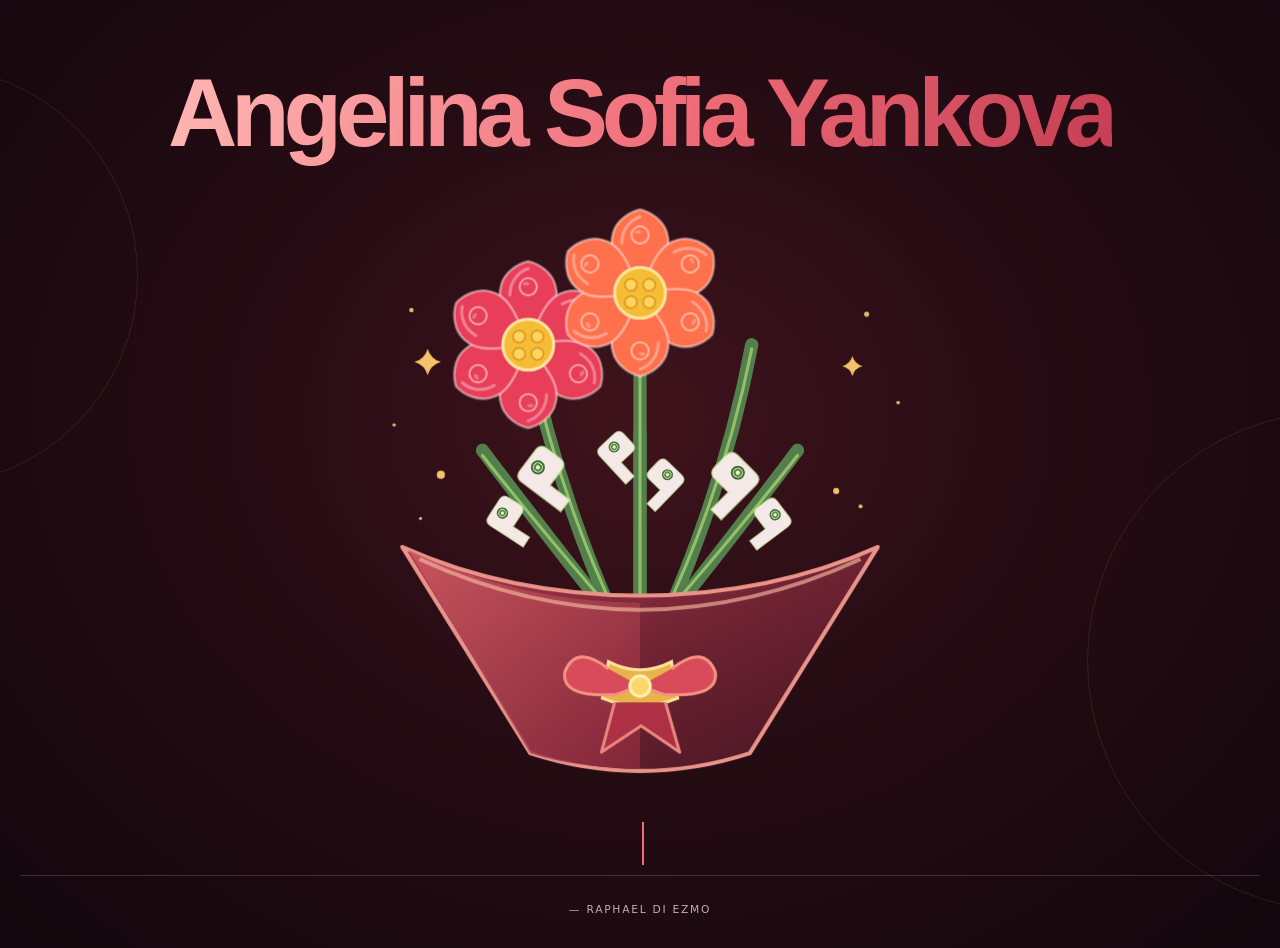
<file: index.html>
<!doctype html>
<html lang="en">
<head>
  <meta charset="utf-8">
  <meta name="viewport" content="width=device-width, initial-scale=1">
  <meta name="theme-color" content="#260c14">
  <meta name="description" content="Angelina Sofia Yankova, I love you.">
  <title>Angelina Sofia Yankova, I love you</title>
  <style>
    :root {
      color-scheme: dark;
      --ink: #f5e9e7;
      --rose: #c64b5c;
      --gold: #d1a363;
      --ease: cubic-bezier(.2,.75,.25,1);
    }
    *, *::before, *::after { box-sizing: border-box; }
    html { min-height: 100%; background: #12070c; }
    body {
      min-height: 100svh; margin: 0; overflow-x: hidden; color: var(--ink);
      font-family: 'Arial Narrow', 'Roboto Condensed', 'Helvetica Neue', Arial, sans-serif;
      background: radial-gradient(ellipse at 50% 44%, #40131c 0%, #260c14 43%, #12070c 100%);
    }
    .page {
      position: relative; isolation: isolate; min-height: 100svh;
      display: grid; grid-template-rows: 1fr auto; justify-items: center;
      padding: clamp(28px, 6vh, 64px) 20px 24px;
    }
    .page::before, .page::after {
      position: absolute; z-index: -1; width: min(35vw, 420px); aspect-ratio: 1;
      border: 1px solid rgba(209,163,99,.13); border-radius: 50%; content: '';
      pointer-events: none;
    }
    .page::before { top: 7%; left: -22%; }
    .page::after { right: -24%; bottom: 4%; width: min(42vw, 500px); }
    main {
      width: min(100%, 1050px); min-height: 0; align-self: center; display: flex;
      flex-direction: column; align-items: center; text-align: center;
    }
    h1 {
      margin: 0; max-width: 100%; font-size: clamp(2.25rem, 8.6vw, 6rem);
      font-family: 'Helvetica Neue', Arial, sans-serif; font-weight: 800;
      letter-spacing: -.065em; line-height: 1.04;
      text-wrap: balance; opacity: 0; transform: translateY(22px);
      animation: type-in .9s .18s var(--ease) forwards;
    }
    h1 span, .note {
      color: #f3a1a6;
      background: linear-gradient(105deg, #ffb7b4 0%, #ee6a76 22%, #b52d46 46%, #4b081b 69%, #c83c51 86%, #ffb7b4 100%);
      background-size: 260% 100%;
      background-clip: text; -webkit-background-clip: text;
      -webkit-text-fill-color: transparent;
      animation: wine-glow 7s ease-in-out infinite alternate;
    }
    h1 span { font-style: normal; }
    .bouquet {
      display: block; width: min(100%, 760px); height: auto; max-height: 68svh; overflow: visible;
      margin: clamp(4px, 1.5vh, 18px) auto clamp(2px, 1vh, 12px);
      opacity: 1; transform: none;
    }
    .flower-sway { transform-box: fill-box; transform-origin: center bottom; animation: flower-sway 5.8s ease-in-out infinite; }
    .flower-bloom { opacity: 0; transform-box: fill-box; transform-origin: center; }
    .flower-bloom.is-open { animation: bloom-open .62s var(--ease) both; }
    .sparkle { transform-box: fill-box; transform-origin: center; animation: shimmer 3.2s ease-in-out infinite; }
    .sparkle:nth-of-type(2n) { animation-delay: -1.5s; }
    .note {
      margin: 0; color: #f0d8d5; font-family: 'Helvetica Neue', Arial, sans-serif;
      font-size: clamp(1.8rem, 5.8vw, 3.25rem); font-weight: 750; letter-spacing: -.035em; opacity: 0;
      animation: type-in .9s 3.55s var(--ease) both, wine-glow 7s ease-in-out infinite alternate;
    }
    .typed-message::after {
      display: inline-block; width: 2px; height: .84em; margin-left: .12em;
      background: #f06b78; content: ''; vertical-align: -.04em;
      animation: caret-blink .8s steps(2, start) infinite;
    }
    .sr-only {
      position: absolute; width: 1px; height: 1px; padding: 0; margin: -1px;
      overflow: hidden; clip: rect(0, 0, 0, 0); white-space: nowrap; border: 0;
    }
    footer {
      width: 100%; padding-top: 25px; border-top: 1px solid rgba(240,216,213,.18);
      color: #c9aaa9; text-align: center; font: 500 .67rem/1.6 system-ui, sans-serif;
      letter-spacing: .16em; text-transform: uppercase;
      opacity: 0; animation: type-in .8s 3.85s var(--ease) both;
    }
    @keyframes type-in { from { opacity: 0; transform: translateY(22px); filter: blur(7px); } to { opacity: 1; transform: translateY(0); filter: blur(0); } }
    @keyframes wine-glow { from { background-position: 0% 50%; } to { background-position: 100% 50%; } }
    @keyframes caret-blink { to { opacity: 0; } }
    @keyframes bloom-open { 0% { opacity: 0; transform: scale(.08) rotate(-24deg); } 70% { opacity: 1; transform: scale(1.12) rotate(5deg); } 100% { opacity: 1; transform: scale(1) rotate(0); } }
    @keyframes flower-sway { 0%,100% { transform: rotate(-1.1deg); } 50% { transform: rotate(1.1deg); } }
    @keyframes shimmer { 0%,100% { opacity: .38; transform: scale(.8); } 50% { opacity: .95; transform: scale(1.12); } }
    @media (min-height: 820px) { .page { padding-top: 7vh; padding-bottom: 30px; } .bouquet { width: min(100%, 820px); max-height: 70svh; } }
    @media (max-width: 420px) {
      .page { padding: 34px 18px 20px; }
      .bouquet { width: min(110%, 520px); max-height: 57svh; margin-block: 12px 8px; }
      footer { padding-top: 16px; font-size: .62rem; }
    }
    @media (prefers-reduced-motion: reduce) {
      *, *::before, *::after { scroll-behavior: auto !important; animation-duration: .01ms !important; animation-iteration-count: 1 !important; transition-duration: .01ms !important; }
      h1, .bouquet, .note, footer { opacity: 1; transform: none; filter: none; }
      .flower-bloom { opacity: 1; transform: none; }
    }
  </style>
</head>
<body>
  <div class="page">
    <main>
      <h1><span>Angelina Sofia Yankova</span></h1>
      <svg class="bouquet" viewBox="0 0 600 620" role="img" aria-label="A bouquet of colourful brick-built flowers" xmlns="http://www.w3.org/2000/svg">
        <defs>
          <linearGradient id="wrapper" x1="0" y1="0" x2="1" y2="1"><stop stop-color="#a83b4c"/><stop offset=".5" stop-color="#702333"/><stop offset="1" stop-color="#431521"/></linearGradient>
          <linearGradient id="wrapper-fold" x1="0" y1="0" x2="1" y2="1"><stop stop-color="#d05a62"/><stop offset="1" stop-color="#8a293c"/></linearGradient>
          <g id="brick-petal">
            <path d="M-13-17C-22-29-31-43-27-57-24-72-9-80 0-82 9-80 24-72 27-57 31-43 22-29 13-17Q0-10-13-17Z" fill="currentColor" stroke="#fff3e8" stroke-opacity=".48" stroke-width="2.5"/>
            <path d="M-18-49C-18-63-9-72 0-75" fill="none" stroke="#fff" stroke-opacity=".35" stroke-width="3" stroke-linecap="round"/>
            <circle cx="0" cy="-57" r="8.5" fill="currentColor" stroke="#fff3e8" stroke-opacity=".55" stroke-width="2"/>
            <ellipse cx="-2" cy="-60" rx="3.2" ry="1.8" fill="#fff" opacity=".28"/>
          </g>
          <g id="brick-flower">
            <g fill="currentColor">
              <use href="#brick-petal"/><use href="#brick-petal" transform="rotate(60)"/><use href="#brick-petal" transform="rotate(120)"/>
              <use href="#brick-petal" transform="rotate(180)"/><use href="#brick-petal" transform="rotate(240)"/><use href="#brick-petal" transform="rotate(300)"/>
            </g>
            <circle r="25" fill="#f5bd35" stroke="#ffe6a0" stroke-width="3"/>
            <g fill="#ffd45d" stroke="#d89422" stroke-width="1.5"><circle cx="-9" cy="-8" r="6"/><circle cx="9" cy="-8" r="6"/><circle cx="-9" cy="9" r="6"/><circle cx="9" cy="9" r="6"/></g>
          </g>
          <g id="brick-leaf">
            <path d="M0 0 0-48Q0-56 8-56h25q8 0 8 8v16q0 8-8 8H14v24Z" fill="currentColor" stroke="#d9efb0" stroke-opacity=".6" stroke-width="2"/>
            <circle cx="21" cy="-44" r="6" fill="#c8e995"/><circle cx="21" cy="-44" r="3" fill="#edffc9" opacity=".8"/>
          </g>
        </defs>

        <!-- Sturdy stems meet inside the wrapper; brick leaves branch from the bouquet. -->
        <g fill="none" stroke="#527f4b" stroke-width="13" stroke-linecap="round">
          <path d="M190 166Q215 302 277 441"/><path d="M300 115Q300 287 300 442"/><path d="M410 166Q384 304 323 441"/>
          <path d="M145 270Q205 350 280 444"/><path d="M455 270Q395 350 320 444"/><path d="M300 253Q300 350 300 442"/>
        </g>
        <g fill="none" stroke="#a4cf72" stroke-width="3" stroke-linecap="round" opacity=".82">
          <path d="M190 170Q218 310 278 435"/><path d="M300 120V435"/><path d="M410 170Q382 310 322 435"/><path d="M145 275Q208 355 281 438"/><path d="M455 275Q392 355 319 438"/>
        </g>
        <g fill="#79a858" stroke="#426d40" stroke-width="2">
          <rect x="269" y="430" width="62" height="18" rx="6"/><circle cx="282" cy="439" r="4" fill="#b8d77c"/><circle cx="318" cy="439" r="4" fill="#b8d77c"/>
          <use href="#brick-leaf" transform="translate(222 330) rotate(-53)"/><use href="#brick-leaf" transform="translate(380 338) rotate(45) scale(-1 1)"/>
          <use href="#brick-leaf" transform="translate(185 365) rotate(-57) scale(.8)"/><use href="#brick-leaf" transform="translate(415 368) rotate(53) scale(-.8 .8)"/>
          <use href="#brick-leaf" transform="translate(286 303) rotate(-43) scale(.78)"/><use href="#brick-leaf" transform="translate(315 330) rotate(44) scale(-.78 .78)"/>
        </g>

        <!-- Blooms are deliberately layered over their own stem tips and inside the bouquet silhouette. -->
        <g transform="translate(190 166)"><g class="flower-sway"><g class="flower-bloom" data-bloom="1" style="color:#e83e5a"><use href="#brick-flower"/></g></g></g>
        <g transform="translate(300 115)"><g class="flower-sway"><g class="flower-bloom" data-bloom="2" style="color:#ff704d"><use href="#brick-flower"/></g></g></g>
        <g transform="translate(410 166)"><g class="flower-sway"><g class="flower-bloom" data-bloom="3" style="color:#f04b70"><use href="#brick-flower"/></g></g></g>
        <g transform="translate(145 270)"><g class="flower-sway"><g class="flower-bloom" data-bloom="4" style="color:#f15c45"><use href="#brick-flower"/></g></g></g>
        <g transform="translate(455 270)"><g class="flower-sway"><g class="flower-bloom" data-bloom="5" style="color:#d8385a"><use href="#brick-flower"/></g></g></g>
        <g transform="translate(300 253)"><g class="flower-sway"><g class="flower-bloom" data-bloom="6" style="color:#ed4f55"><use href="#brick-flower"/></g></g></g>

        <!-- Wrapper comes in front of the stem ends and gathers them into one bouquet. -->
        <path d="M66 365Q170 412 300 413 430 412 534 365L408 568Q300 603 192 568Z" fill="url(#wrapper)" stroke="#e99389" stroke-width="4" stroke-linejoin="round"/>
        <path d="M72 368Q177 419 300 420L300 583Q238 583 192 568Z" fill="url(#wrapper-fold)" opacity=".82"/>
        <path d="M83 377Q189 426 300 427M517 377Q411 426 300 427" fill="none" stroke="#f8b8a0" stroke-opacity=".65" stroke-width="4"/>
        <path d="M269 478Q300 494 331 478L337 514Q300 529 263 514Z" fill="#e8b34a" stroke="#ffe39a" stroke-width="3"/>
        <path d="M269 485Q237 460 226 488 222 514 277 510L300 502M331 485Q363 460 374 488 378 514 323 510L300 502" fill="#d84b5b" stroke="#f49383" stroke-width="3" stroke-linejoin="round"/>
        <path d="m275 518-13 49 39-26 38 26-14-49" fill="#ae3044" stroke="#e9877d" stroke-width="3" stroke-linejoin="round"/>
        <circle cx="300" cy="502" r="10" fill="#ffd56c" stroke="#fff0ae" stroke-width="3"/>

        <g fill="#f3c36b"><path class="sparkle" d="M91 170q3 10 13 13-10 3-13 13-3-10-13-13 10-3 13-13Z"/><path class="sparkle" d="M509 177q2 8 10 10-8 2-10 10-2-8-10-10 8-2 10-10Z"/><circle class="sparkle" cx="104" cy="294" r="4"/><circle class="sparkle" cx="493" cy="310" r="3"/></g>
      </svg>
      <p class="note"><span class="typed-message" aria-hidden="true">I love you</span><span class="sr-only">I love you. Обичам те.</span></p>
    </main>
    <footer>— Raphael Di Ezmo</footer>
  </div>
<script>
  (() => {
    const bouquet = document.querySelector('.bouquet');
    const reducedMotion = window.matchMedia('(prefers-reduced-motion: reduce)');
    const typedMessage = document.querySelector('.typed-message');
    const phrases = ['I love you', 'Обичам те'];

    if (typedMessage && reducedMotion.matches) {
      typedMessage.textContent = phrases.join(' · ');
    } else if (typedMessage) {
      const pause = (milliseconds) => new Promise((resolve) => window.setTimeout(resolve, milliseconds));
      const typeLoop = async () => {
        let phraseIndex = 0;
        while (true) {
          for (const character of Array.from(phrases[phraseIndex])) {
            typedMessage.textContent += character;
            await pause(105);
          }
          await pause(1250);
          const characters = Array.from(typedMessage.textContent);
          while (characters.length) {
            characters.pop();
            typedMessage.textContent = characters.join('');
            await pause(55);
          }
          await pause(300);
          phraseIndex = (phraseIndex + 1) % phrases.length;
        }
      };
      typedMessage.textContent = '';
      window.setTimeout(typeLoop, 3550);
    }

    if (!bouquet || reducedMotion.matches || !Element.prototype.animate) {
      document.querySelectorAll('.flower-bloom').forEach((flower) => flower.classList.add('is-open'));
      return;
    }

    // Let the bouquet assemble bloom by bloom before the looping sway begins.
    document.querySelectorAll('.flower-bloom').forEach((flower, index) => {
      window.setTimeout(() => flower.classList.add('is-open'), 320 + index * 480);
    });

    // Tiny, floating pollen lights add a little depth around the hand-drawn blooms.
    const ns = 'http://www.w3.org/2000/svg';
    const lights = [
      [75, 132, 2.2], [523, 136, 2.5], [554, 223, 1.8],
      [58, 245, 1.7], [517, 325, 2], [84, 337, 1.5]
    ];

    lights.forEach(([x, y, size], index) => {
      const light = document.createElementNS(ns, 'circle');
      light.setAttribute('cx', x);
      light.setAttribute('cy', y);
      light.setAttribute('r', size);
      light.setAttribute('fill', '#e4b86f');
      light.setAttribute('pointer-events', 'none');
      bouquet.append(light);
      light.animate([
        { transform: 'translate(0 5px) scale(.65)', opacity: .12 },
        { transform: 'translate(3px -7px) scale(1.15)', opacity: .8, offset: .52 },
        { transform: 'translate(-2px -17px) scale(.7)', opacity: .08 }
      ], {
        duration: 3200 + index * 410,
        delay: index * -570,
        iterations: Infinity,
        easing: 'ease-in-out'
      });
    });
  })();
</script>
</body>
</html>
</file>
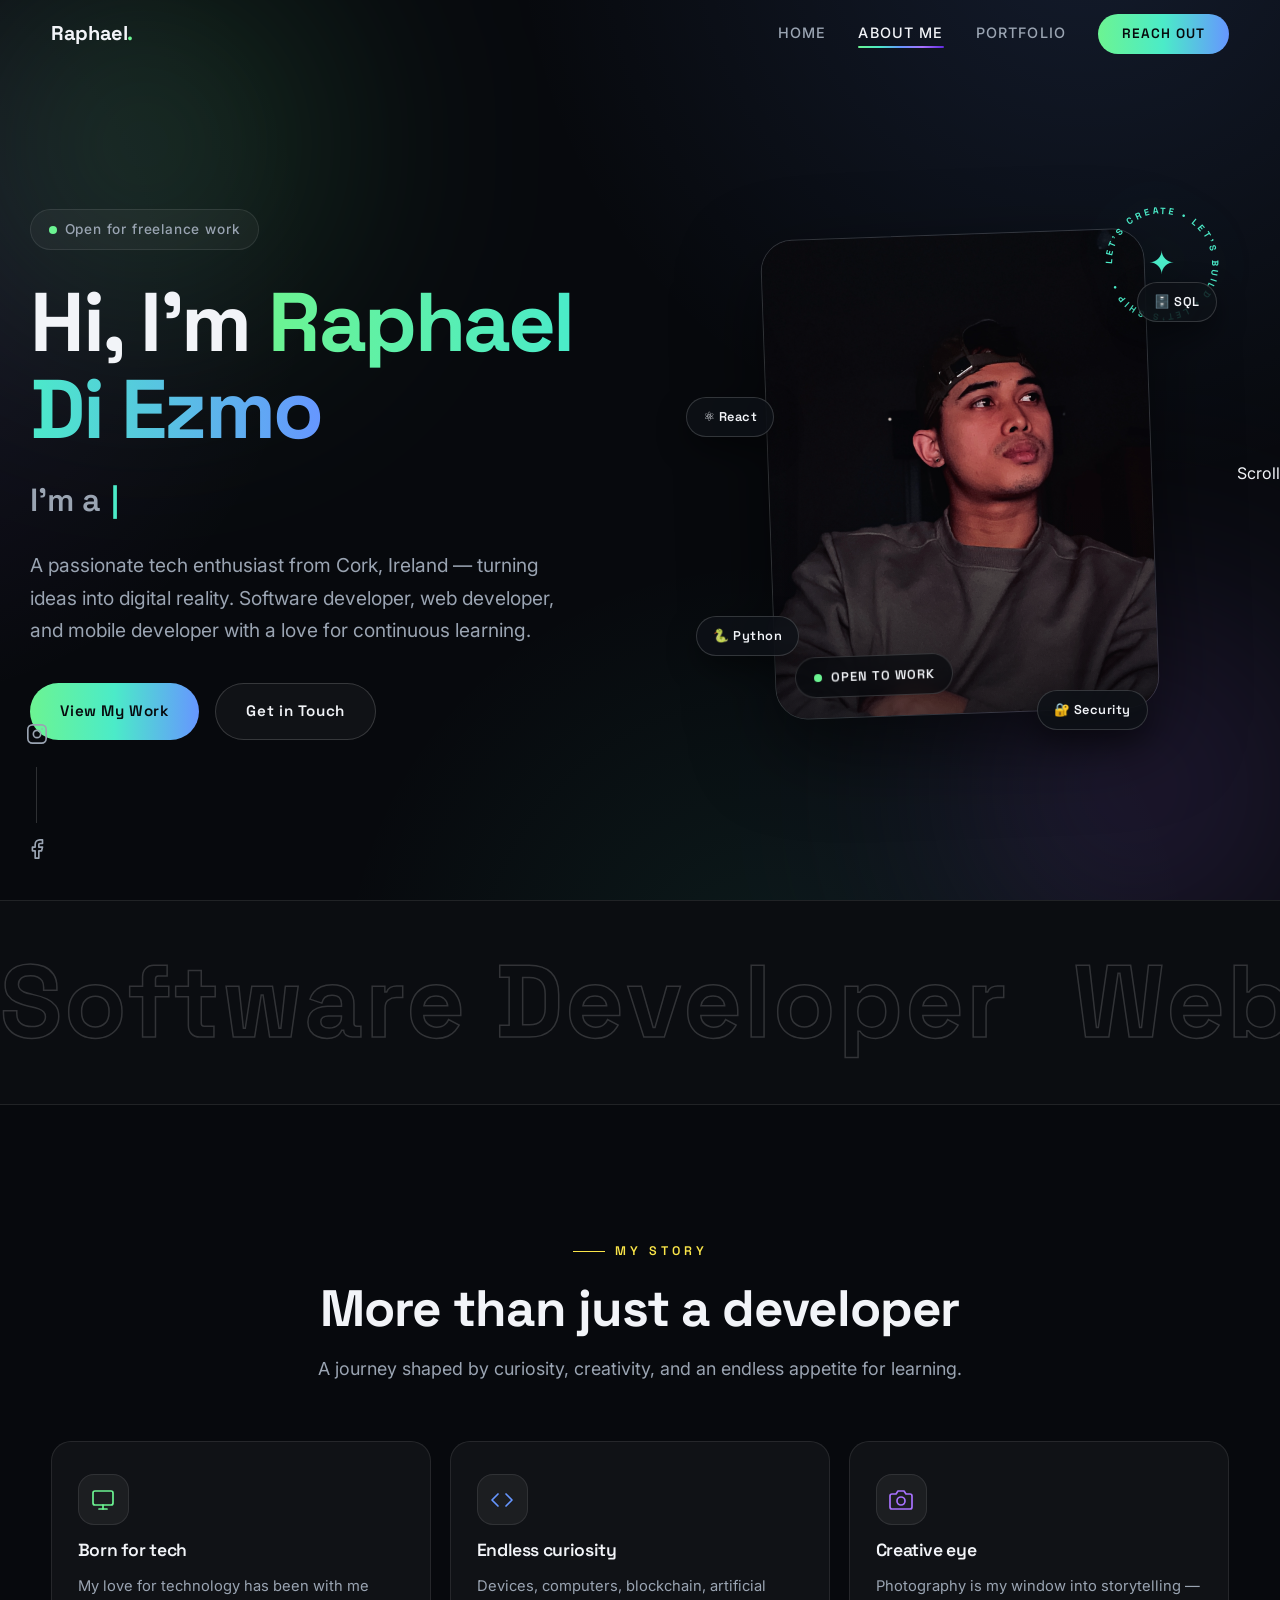
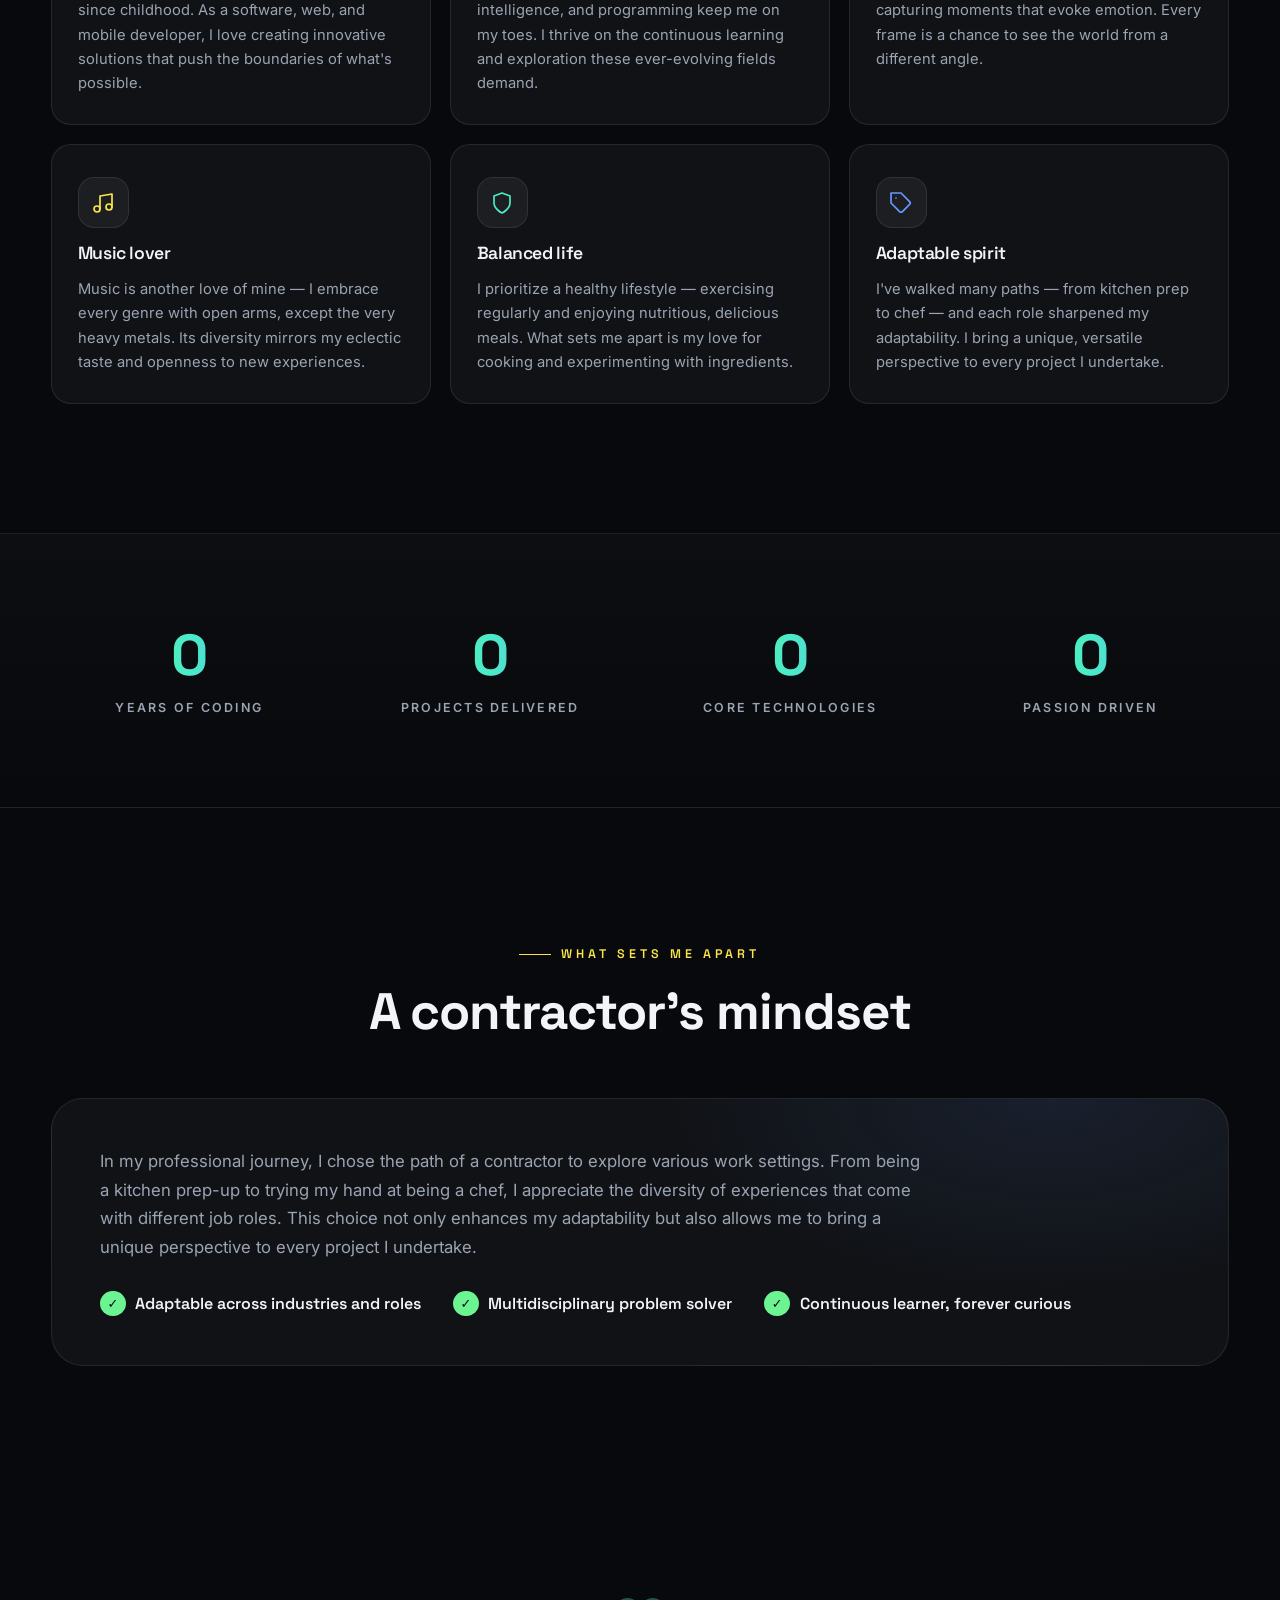
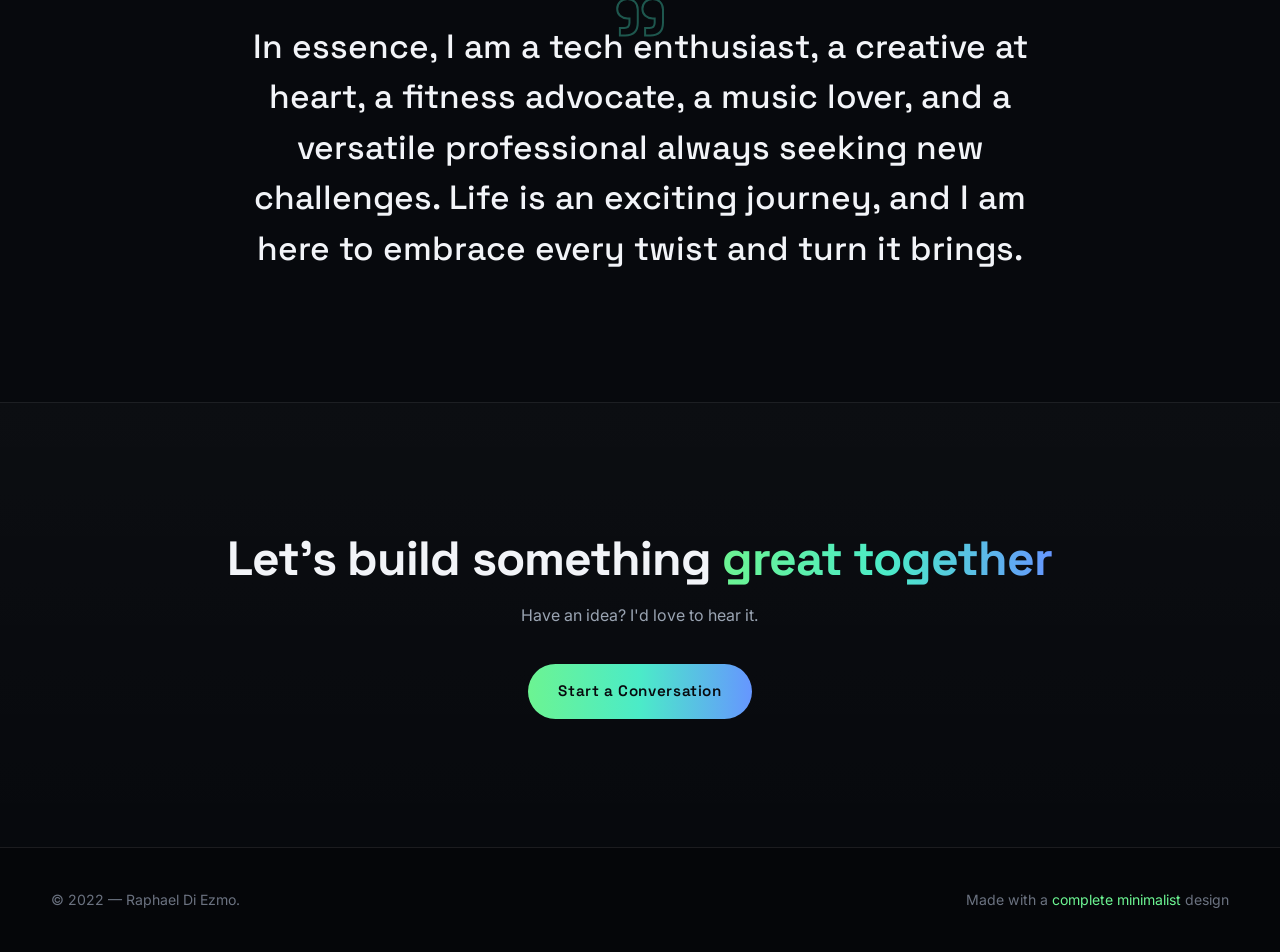
<file: about/index.html>
<!DOCTYPE html>
<html lang="en">

<head>
  <meta charset="UTF-8">
  <meta name="viewport" content="width=device-width, initial-scale=1.0">
  <meta name="description" content="About Raphael Di Ezmo — a versatile software, web & mobile developer based in Cork, Ireland. Tech enthusiast, creative at heart, fitness advocate, and music lover.">
  <title>About Me | Raphael Di Ezmo</title>

  <!-- Fonts -->
  <link rel="preconnect" href="https://fonts.googleapis.com">
  <link rel="preconnect" href="https://fonts.gstatic.com" crossorigin>
  <link href="https://fonts.googleapis.com/css2?family=Inter:wght@300;400;500;600;700&family=Space+Grotesk:wght@400;500;600;700&display=swap" rel="stylesheet">

  <!-- Favicon -->
  <link rel="icon" type="image/x-icon" href="../images/favicon.ico">

  <!-- Styles -->
  <link rel="stylesheet" href="style.css">
</head>

<body>

  <!-- Fixed social rail -->
  <div class="fixed-socials" aria-hidden="true">
    <a href="https://www.instagram.com/raphaeldiezmo/" target="_blank" rel="noopener" aria-label="Instagram">
      <svg xmlns="http://www.w3.org/2000/svg" width="22" height="22" viewBox="0 0 24 24" fill="none" stroke="currentColor" stroke-width="1.8" stroke-linecap="round" stroke-linejoin="round">
        <rect x="2" y="2" width="20" height="20" rx="5"></rect>
        <circle cx="12" cy="12" r="4"></circle>
        <circle cx="17.5" cy="6.5" r="0.8" fill="currentColor" stroke="none"></circle>
      </svg>
    </a>
    <span class="divider"></span>
    <a href="https://www.facebook.com/ezmmo" target="_blank" rel="noopener" aria-label="Facebook">
      <svg xmlns="http://www.w3.org/2000/svg" width="22" height="22" viewBox="0 0 24 24" fill="none" stroke="currentColor" stroke-width="1.8" stroke-linecap="round" stroke-linejoin="round">
        <path d="M18 2h-3a5 5 0 0 0-5 5v3H7v4h3v8h4v-8h3l1-4h-4V7a1 1 0 0 1 1-1h3z"></path>
      </svg>
    </a>
  </div>

  <!-- Header / Navigation -->
  <header class="site-header">
    <div class="container">
      <nav class="nav">
        <a href="../" class="nav-logo">Raphael<span class="dot">.</span></a>

        <ul class="nav-links">
          <li><a href="../">Home</a></li>
          <li><a href="#" class="active">About Me</a></li>
          <li><a href="../#portfolio">Portfolio</a></li>
          <li><a href="mailto:raphaeldiezmo@gmail.com" class="nav-cta">Reach Out</a></li>
        </ul>

        <button class="menu-toggle" aria-label="Toggle menu" aria-expanded="false">
          <span></span>
          <span></span>
          <span></span>
        </button>
      </nav>
    </div>
  </header>

  <!-- Mobile navigation overlay -->
  <nav class="mobile-nav" aria-label="Mobile navigation">
    <a href="../">Home</a>
    <a href="#" class="active">About Me</a>
    <a href="../#portfolio">Portfolio</a>
    <a href="mailto:raphaeldiezmo@gmail.com">Reach Out</a>
  </nav>

  <main>

    <!-- ============ HERO ============ -->
    <section class="hero">
      <div class="hero-aura" aria-hidden="true"></div>

      <div class="container hero-grid">

        <div class="hero-copy">
          <span class="hero-eyebrow reveal">
            <span class="pulse"></span>
            Open for freelance work
          </span>

          <h1 class="hero-title reveal" style="--reveal-delay:.1s">
            Hi, I'm
            <span class="gradient-text">Raphael Di Ezmo</span>
          </h1>

          <p class="hero-role reveal" style="--reveal-delay:.2s">
            I'm a <span class="typewriter" data-words="Software Developer|Web Developer|Mobile Developer|AI Enthusiast|Cybersecurity Advocate"></span>
          </p>

          <p class="hero-sub reveal" style="--reveal-delay:.3s">
            A passionate tech enthusiast from Cork, Ireland — turning ideas into digital reality.
            Software developer, web developer, and mobile developer with a love for continuous learning.
          </p>

          <div class="hero-ctas reveal" style="--reveal-delay:.4s">
            <a href="../#portfolio" class="btn btn-primary">View My Work</a>
            <a href="mailto:raphaeldiezmo@gmail.com" class="btn btn-ghost">Get in Touch</a>
          </div>
        </div>

        <div class="hero-visual reveal" style="--reveal-delay:.2s">
          <figure class="photo-frame">
            <img src="../images/me.png" alt="Portrait of Raphael Di Ezmo" loading="lazy">
            <figcaption class="photo-badge">
              <span class="pulse"></span>
              Open to work
            </figcaption>
          </figure>

          <!-- Rotating seal -->
          <div class="rotate-seal" aria-hidden="true">
            <svg viewBox="0 0 100 100">
              <defs>
                <path id="sealPath" d="M 50,50 m -37,0 a 37,37 0 1,1 74,0 a 37,37 0 1,1 -74,0"></path>
              </defs>
              <text>
                <textPath href="#sealPath">LET'S CREATE • LET'S BUILD • LET'S SHIP •</textPath>
              </text>
            </svg>
            <span class="rotate-seal__center">✦</span>
          </div>

          <!-- Floating tech chips -->
          <span class="float-chip chip-1" aria-hidden="true">🐍 Python</span>
          <span class="float-chip chip-2" aria-hidden="true">🗄️ SQL</span>
          <span class="float-chip chip-3" aria-hidden="true">🔐 Security</span>
          <span class="float-chip chip-4" aria-hidden="true">⚛️ React</span>
        </div>

      </div>

      <a href="#story" class="scroll-indicator" aria-label="Scroll to story">
        <span class="mouse"></span>
        Scroll
      </a>
    </section>

    <!-- ============ ROLE MARQUEE ============ -->
    <div class="marquee" aria-hidden="true">
      <div class="marquee-track">
        <span class="marquee-word">Software Developer</span>
        <span class="marquee-word">Web Developer</span>
        <span class="marquee-word">Mobile Developer</span>
        <span class="marquee-word">AI Enthusiast</span>
        <span class="marquee-word">Tech Lover</span>
        <span class="marquee-word">Creative</span>
      </div>
    </div>

    <!-- ============ MY STORY ============ -->
    <section id="story" class="section">
      <div class="container">
        <div class="section-head">
          <span class="section-label reveal">My story</span>
          <h2 class="section-title reveal">More than just a developer</h2>
          <p class="section-sub reveal">
            A journey shaped by curiosity, creativity, and an endless appetite for learning.
          </p>
        </div>

        <div class="story-grid">

          <article class="story-card reveal">
            <span class="story-icon" aria-hidden="true">
              <svg xmlns="http://www.w3.org/2000/svg" width="24" height="24" viewBox="0 0 24 24" fill="none" stroke="currentColor" stroke-width="1.7" stroke-linecap="round" stroke-linejoin="round">
                <rect x="2" y="3" width="20" height="14" rx="2"></rect>
                <line x1="8" y1="21" x2="16" y2="21"></line>
                <line x1="12" y1="17" x2="12" y2="21"></line>
              </svg>
            </span>
            <h3>Born for tech</h3>
            <p>My love for technology has been with me since childhood. As a software, web, and mobile developer, I love creating innovative solutions that push the boundaries of what's possible.</p>
          </article>

          <article class="story-card reveal">
            <span class="story-icon" aria-hidden="true">
              <svg xmlns="http://www.w3.org/2000/svg" width="24" height="24" viewBox="0 0 24 24" fill="none" stroke="currentColor" stroke-width="1.7" stroke-linecap="round" stroke-linejoin="round">
                <polyline points="16 18 22 12 16 6"></polyline>
                <polyline points="8 6 2 12 8 18"></polyline>
              </svg>
            </span>
            <h3>Endless curiosity</h3>
            <p>Devices, computers, blockchain, artificial intelligence, and programming keep me on my toes. I thrive on the continuous learning and exploration these ever-evolving fields demand.</p>
          </article>

          <article class="story-card reveal">
            <span class="story-icon" aria-hidden="true">
              <svg xmlns="http://www.w3.org/2000/svg" width="24" height="24" viewBox="0 0 24 24" fill="none" stroke="currentColor" stroke-width="1.7" stroke-linecap="round" stroke-linejoin="round">
                <path d="M23 19a2 2 0 0 1-2 2H3a2 2 0 0 1-2-2V8a2 2 0 0 1 2-2h4l2-3h6l2 3h4a2 2 0 0 1 2 2z"></path>
                <circle cx="12" cy="13" r="4"></circle>
              </svg>
            </span>
            <h3>Creative eye</h3>
            <p>Photography is my window into storytelling — capturing moments that evoke emotion. Every frame is a chance to see the world from a different angle.</p>
          </article>

          <article class="story-card reveal">
            <span class="story-icon" aria-hidden="true">
              <svg xmlns="http://www.w3.org/2000/svg" width="24" height="24" viewBox="0 0 24 24" fill="none" stroke="currentColor" stroke-width="1.7" stroke-linecap="round" stroke-linejoin="round">
                <path d="M9 18V5l12-2v13"></path>
                <circle cx="6" cy="18" r="3"></circle>
                <circle cx="18" cy="16" r="3"></circle>
              </svg>
            </span>
            <h3>Music lover</h3>
            <p>Music is another love of mine — I embrace every genre with open arms, except the very heavy metals. Its diversity mirrors my eclectic taste and openness to new experiences.</p>
          </article>

          <article class="story-card reveal">
            <span class="story-icon" aria-hidden="true">
              <svg xmlns="http://www.w3.org/2000/svg" width="24" height="24" viewBox="0 0 24 24" fill="none" stroke="currentColor" stroke-width="1.7" stroke-linecap="round" stroke-linejoin="round">
                <path d="M12 22s8-4 8-10V5l-8-3-8 3v7c0 6 8 10 8 10z"></path>
              </svg>
            </span>
            <h3>Balanced life</h3>
            <p>I prioritize a healthy lifestyle — exercising regularly and enjoying nutritious, delicious meals. What sets me apart is my love for cooking and experimenting with ingredients.</p>
          </article>

          <article class="story-card reveal">
            <span class="story-icon" aria-hidden="true">
              <svg xmlns="http://www.w3.org/2000/svg" width="24" height="24" viewBox="0 0 24 24" fill="none" stroke="currentColor" stroke-width="1.7" stroke-linecap="round" stroke-linejoin="round">
                <path d="M20.59 13.41l-7.17 7.17a2 2 0 0 1-2.83 0L2 12V2h10l8.59 8.59a2 2 0 0 1 0 2.82z"></path>
                <line x1="7" y1="7" x2="7.01" y2="7"></line>
              </svg>
            </span>
            <h3>Adaptable spirit</h3>
            <p>I've walked many paths — from kitchen prep to chef — and each role sharpened my adaptability. I bring a unique, versatile perspective to every project I undertake.</p>
          </article>

        </div>
      </div>
    </section>

    <!-- ============ STATS ============ -->
    <section class="stats" aria-label="Highlights">
      <div class="container stats-grid">
        <div class="stat reveal">
          <span class="stat-num" data-count="5" data-suffix="+">0</span>
          <span class="stat-label">Years of coding</span>
        </div>
        <div class="stat reveal">
          <span class="stat-num" data-count="20" data-suffix="+">0</span>
          <span class="stat-label">Projects delivered</span>
        </div>
        <div class="stat reveal">
          <span class="stat-num" data-count="8" data-suffix="+">0</span>
          <span class="stat-label">Core technologies</span>
        </div>
        <div class="stat reveal">
          <span class="stat-num" data-count="100" data-suffix="%">0</span>
          <span class="stat-label">Passion driven</span>
        </div>
      </div>
    </section>

    <!-- ============ WHAT SETS ME APART ============ -->
    <section class="section">
      <div class="container">
        <div class="section-head">
          <span class="section-label reveal">What sets me apart</span>
          <h2 class="section-title reveal">A contractor's mindset</h2>
        </div>

        <div class="apart-card reveal">
          <p>
            In my professional journey, I chose the path of a contractor to explore various work settings.
            From being a kitchen prep-up to trying my hand at being a chef, I appreciate the diversity of
            experiences that come with different job roles. This choice not only enhances my adaptability
            but also allows me to bring a unique perspective to every project I undertake.
          </p>
          <ul class="apart-list">
            <li>
              <span class="apart-check">✓</span>
              Adaptable across industries and roles
            </li>
            <li>
              <span class="apart-check">✓</span>
              Multidisciplinary problem solver
            </li>
            <li>
              <span class="apart-check">✓</span>
              Continuous learner, forever curious
            </li>
          </ul>
        </div>
      </div>
    </section>

    <!-- ============ QUOTE ============ -->
    <section class="quote">
      <div class="container">
        <blockquote class="reveal">
          <span class="quote-mark" aria-hidden="true">"</span>
          In essence, I am a tech enthusiast, a creative at heart, a fitness advocate, a music lover,
          and a versatile professional always seeking new challenges. Life is an exciting journey, and
          I am here to embrace every twist and turn it brings.
        </blockquote>
      </div>
    </section>

    <!-- ============ CTA ============ -->
    <section class="cta-band">
      <div class="container">
        <h2 class="reveal">Let's build something <span class="gradient-text">great together</span></h2>
        <p class="reveal">Have an idea? I'd love to hear it.</p>
        <a href="mailto:raphaeldiezmo@gmail.com" class="btn btn-primary reveal">Start a Conversation</a>
      </div>
    </section>

  </main>

  <!-- ============ FOOTER ============ -->
  <footer class="footer">
    <div class="container">
      <span>© 2022 — Raphael Di Ezmo.</span>
      <span class="made-with">Made with a <span>complete minimalist</span> design</span>
    </div>
  </footer>

  <!-- Scripts -->
  <script src="script.js"></script>
</body>

</html>
</file>
<file: about/style.css>
/* ==========================================================================
   About Me — Raphael Di Ezmo
   Modern stylesheet (matches homepage design language)
   ========================================================================== */

/* ==========================================================================
   1. DESIGN TOKENS
   ========================================================================== */
:root {
  --bg: #07090d;
  --bg-elevated: #0d1117;
  --bg-card: rgba(255, 255, 255, 0.04);
  --bg-card-hover: rgba(255, 255, 255, 0.07);
  --border: rgba(255, 255, 255, 0.09);
  --border-strong: rgba(255, 255, 255, 0.16);

  --text-primary: #f2f4f8;
  --text-secondary: #9aa4b2;
  --text-muted: #6b7280;

  --accent-1: #6cf492;
  --accent-2: #4bebc8;
  --accent-3: #6696ff;
  --accent-4: #a872ff;
  --accent-5: #602adf;
  --accent-yellow: #fae549;

  --font-display: "Space Grotesk", "SF Pro Display", system-ui, sans-serif;
  --font-body: "Inter", "SF Pro Text", system-ui, -apple-system, sans-serif;

  --container: 76rem;
  --section-pad: clamp(5rem, 10vw, 8.5rem);
  --radius: 1.25rem;
  --radius-lg: 2rem;
  --radius-full: 999px;

  --ease-out: cubic-bezier(0.22, 1, 0.36, 1);
  --ease-spring: cubic-bezier(0.34, 1.56, 0.64, 1);
  --dur-fast: 0.25s;
  --dur-med: 0.5s;
  --dur-slow: 0.8s;

  --grad-text: linear-gradient(90deg, var(--accent-1), var(--accent-2), var(--accent-3), var(--accent-4), var(--accent-5));
}

/* ==========================================================================
   2. RESET & BASE
   ========================================================================== */
*,
*::before,
*::after {
  box-sizing: border-box;
  margin: 0;
  padding: 0;
}

html {
  scroll-behavior: smooth;
  -webkit-text-size-adjust: 100%;
}

body {
  font-family: var(--font-body);
  font-size: 1rem;
  line-height: 1.7;
  color: var(--text-primary);
  background-color: var(--bg);
  background-image:
    radial-gradient(60rem 60rem at 85% -10%, rgba(102, 150, 255, 0.13), transparent 60%),
    radial-gradient(50rem 50rem at -10% 30%, rgba(168, 114, 255, 0.1), transparent 55%),
    radial-gradient(45rem 45rem at 60% 110%, rgba(75, 235, 200, 0.08), transparent 60%);
  background-attachment: fixed;
  overflow-x: hidden;
  -webkit-font-smoothing: antialiased;
  -moz-osx-font-smoothing: grayscale;
}

img {
  max-width: 100%;
  display: block;
}

a {
  color: inherit;
  text-decoration: none;
}

ul {
  list-style: none;
}

button {
  font-family: inherit;
  cursor: pointer;
  border: none;
  background: none;
}

h1, h2, h3, h4, h5 {
  font-family: var(--font-display);
  line-height: 1.15;
  letter-spacing: -0.02em;
}

::selection {
  background: rgba(108, 244, 146, 0.28);
  color: #fff;
}

::-webkit-scrollbar {
  width: 10px;
}
::-webkit-scrollbar-track {
  background: var(--bg);
}
::-webkit-scrollbar-thumb {
  background: linear-gradient(180deg, var(--accent-3), var(--accent-5));
  border-radius: var(--radius-full);
}

/* ==========================================================================
   3. UTILITIES
   ========================================================================== */
.container {
  width: min(var(--container), 92%);
  margin-inline: auto;
}

.gradient-text {
  background: var(--grad-text);
  background-size: 200% auto;
  -webkit-background-clip: text;
  background-clip: text;
  -webkit-text-fill-color: transparent;
  color: transparent;
  animation: gradient-move 8s linear infinite;
}

@keyframes gradient-move {
  to {
    background-position: 200% center;
  }
}

.reveal {
  opacity: 0;
  transform: translateY(2.5rem);
  transition:
    opacity 0.8s var(--ease-out),
    transform 0.8s var(--ease-out);
  transition-delay: var(--reveal-delay, 0s);
  will-change: opacity, transform;
}

.reveal.is-visible {
  opacity: 1;
  transform: translateY(0);
}

@media (prefers-reduced-motion: reduce) {
  .reveal {
    opacity: 1;
    transform: none;
    transition: none;
  }
}

.btn {
  display: inline-flex;
  align-items: center;
  justify-content: center;
  gap: 0.6rem;
  font-family: var(--font-display);
  font-size: 0.95rem;
  font-weight: 600;
  letter-spacing: 0.04em;
  padding: 0.9rem 1.9rem;
  border-radius: var(--radius-full);
  transition: transform var(--dur-fast) var(--ease-out), box-shadow var(--dur-fast) ease, background var(--dur-fast) ease, color var(--dur-fast) ease;
}

.btn-primary {
  color: var(--bg);
  background: var(--grad-text);
  background-size: 200% auto;
}

.btn-primary:hover {
  transform: translateY(-2px);
  background-position: right center;
  box-shadow: 0 10px 30px rgba(102, 150, 255, 0.35);
}

.btn-ghost {
  color: var(--text-primary);
  background: var(--bg-card);
  border: 1px solid var(--border-strong);
}

.btn-ghost:hover {
  transform: translateY(-2px);
  background: var(--bg-card-hover);
  border-color: var(--accent-2);
  box-shadow: 0 10px 30px rgba(0, 0, 0, 0.3);
}

.section {
  padding: var(--section-pad) 0;
}

.section-label {
  display: inline-flex;
  align-items: center;
  gap: 0.6rem;
  font-family: var(--font-display);
  font-size: 0.78rem;
  font-weight: 600;
  letter-spacing: 0.32em;
  text-transform: uppercase;
  color: var(--accent-yellow);
  margin-bottom: 1.1rem;
}

.section-label::before {
  content: "";
  width: 2rem;
  height: 1px;
  background: var(--accent-yellow);
}

.section-title {
  font-size: clamp(2.2rem, 5vw, 3.2rem);
  font-weight: 700;
  margin-bottom: 1rem;
}

.section-sub {
  color: var(--text-secondary);
  font-size: clamp(1rem, 1.4vw, 1.15rem);
  max-width: 44rem;
}

/* ==========================================================================
   4. PULSE
   ========================================================================== */
.pulse {
  width: 8px;
  height: 8px;
  border-radius: 50%;
  background: var(--accent-1);
  box-shadow: 0 0 0 0 rgba(108, 244, 146, 0.6);
  animation: pulse 2s var(--ease-out) infinite;
}

@keyframes pulse {
  0% {
    box-shadow: 0 0 0 0 rgba(108, 244, 146, 0.6);
  }
  70% {
    box-shadow: 0 0 0 12px rgba(108, 244, 146, 0);
  }
  100% {
    box-shadow: 0 0 0 0 rgba(108, 244, 146, 0);
  }
}

/* ==========================================================================
   5. NAVBAR
   ========================================================================== */
.site-header {
  position: fixed;
  inset: 0 0 auto 0;
  z-index: 1000;
  padding: 1rem 0;
  transition: padding var(--dur-med) var(--ease-out), background var(--dur-med) ease, border-color var(--dur-med) ease;
  border-bottom: 1px solid transparent;
}

.site-header.is-scrolled {
  padding: 0.5rem 0;
  background: rgba(7, 9, 13, 0.72);
  backdrop-filter: blur(18px);
  -webkit-backdrop-filter: blur(18px);
  border-color: var(--border);
}

.nav {
  display: flex;
  align-items: center;
  justify-content: space-between;
  gap: 1rem;
}

.nav-logo {
  font-family: var(--font-display);
  font-size: 1.25rem;
  font-weight: 700;
  letter-spacing: -0.02em;
}

.nav-logo .dot {
  color: var(--accent-1);
}

.nav-links {
  display: flex;
  align-items: center;
  gap: 2rem;
}

.nav-links a:not(.nav-cta) {
  position: relative;
  font-size: 0.9rem;
  font-weight: 500;
  letter-spacing: 0.08em;
  text-transform: uppercase;
  color: var(--text-secondary);
  padding: 0.4rem 0;
  transition: color var(--dur-fast) ease;
}

.nav-links a:not(.nav-cta)::after {
  content: "";
  position: absolute;
  left: 0;
  bottom: 0;
  width: 100%;
  height: 2px;
  background: var(--grad-text);
  border-radius: var(--radius-full);
  transform: scaleX(0);
  transform-origin: left;
  transition: transform var(--dur-med) var(--ease-out);
}

.nav-links a:not(.nav-cta):hover,
.nav-links a:not(.nav-cta).active {
  color: var(--text-primary);
}

.nav-links a:not(.nav-cta):hover::after,
.nav-links a:not(.nav-cta).active::after {
  transform: scaleX(1);
}

.nav-cta {
  font-family: var(--font-display);
  font-size: 0.85rem;
  font-weight: 600;
  letter-spacing: 0.08em;
  text-transform: uppercase;
  color: var(--bg);
  background: var(--grad-text);
  background-size: 200% auto;
  padding: 0.7rem 1.5rem;
  border-radius: var(--radius-full);
  transition: transform var(--dur-fast) var(--ease-out), box-shadow var(--dur-fast) ease, background-position var(--dur-med) ease;
}

.nav-cta:hover {
  transform: translateY(-2px);
  background-position: right center;
  box-shadow: 0 8px 30px rgba(102, 150, 255, 0.35);
}

.menu-toggle {
  display: none;
  flex-direction: column;
  justify-content: center;
  gap: 5px;
  width: 44px;
  height: 44px;
  padding: 10px;
  border-radius: var(--radius-full);
  z-index: 1101;
}

.menu-toggle span {
  display: block;
  height: 2px;
  width: 100%;
  background: var(--text-primary);
  border-radius: var(--radius-full);
  transition: transform var(--dur-fast) var(--ease-out), opacity var(--dur-fast) ease;
}

.menu-toggle.is-open span:nth-child(1) {
  transform: translateY(7px) rotate(45deg);
}
.menu-toggle.is-open span:nth-child(2) {
  opacity: 0;
}
.menu-toggle.is-open span:nth-child(3) {
  transform: translateY(-7px) rotate(-45deg);
}

.mobile-nav {
  position: fixed;
  inset: 0;
  z-index: 1100;
  display: flex;
  flex-direction: column;
  justify-content: center;
  align-items: center;
  gap: 2rem;
  background: rgba(7, 9, 13, 0.92);
  backdrop-filter: blur(24px);
  -webkit-backdrop-filter: blur(24px);
  opacity: 0;
  visibility: hidden;
  transition: opacity var(--dur-med) ease, visibility var(--dur-med) ease;
}

.mobile-nav.is-open {
  opacity: 1;
  visibility: visible;
}

.mobile-nav a {
  font-family: var(--font-display);
  font-size: clamp(1.8rem, 6vw, 2.6rem);
  font-weight: 700;
  color: var(--text-primary);
  opacity: 0;
  transform: translateY(1rem);
  transition: opacity var(--dur-med) var(--ease-out), transform var(--dur-med) var(--ease-out), color var(--dur-fast) ease;
}

.mobile-nav.is-open a {
  opacity: 1;
  transform: translateY(0);
}

.mobile-nav.is-open a:nth-child(1) { transition-delay: 0.08s; }
.mobile-nav.is-open a:nth-child(2) { transition-delay: 0.16s; }
.mobile-nav.is-open a:nth-child(3) { transition-delay: 0.24s; }
.mobile-nav.is-open a:nth-child(4) { transition-delay: 0.32s; }

.mobile-nav a:hover,
.mobile-nav a.active {
  color: var(--accent-1);
}

@media (max-width: 720px) {
  .nav-links {
    display: none;
  }

  .menu-toggle {
    display: flex;
  }
}

/* ==========================================================================
   6. HERO
   ========================================================================== */
.hero {
  position: relative;
  min-height: 100dvh;
  display: flex;
  align-items: center;
  padding: 8rem 0 5rem;
  overflow: hidden;
}

.hero-aura {
  position: absolute;
  inset: 0;
  z-index: -1;
  pointer-events: none;
}

.hero-aura::before,
.hero-aura::after {
  content: "";
  position: absolute;
  width: 34rem;
  height: 34rem;
  border-radius: 50%;
  filter: blur(120px);
  opacity: 0.55;
  animation: float 16s ease-in-out infinite;
}

.hero-aura::before {
  background: radial-gradient(circle, rgba(108, 244, 146, 0.5), transparent 65%);
  top: -8rem;
  left: -8rem;
}

.hero-aura::after {
  background: radial-gradient(circle, rgba(168, 114, 255, 0.5), transparent 65%);
  bottom: -10rem;
  right: -8rem;
  animation-delay: -8s;
}

@keyframes float {
  0%, 100% {
    transform: translate(0, 0) scale(1);
  }
  33% {
    transform: translate(2.5rem, -2rem) scale(1.08);
  }
  66% {
    transform: translate(-2rem, 1.5rem) scale(0.94);
  }
}

.hero-grid {
  display: grid;
  grid-template-columns: 1.1fr 0.9fr;
  gap: clamp(2.5rem, 6vw, 5rem);
  align-items: center;
}

.hero-eyebrow {
  display: inline-flex;
  align-items: center;
  gap: 0.5rem;
  font-size: 0.85rem;
  font-weight: 500;
  letter-spacing: 0.06em;
  color: var(--text-secondary);
  background: var(--bg-card);
  border: 1px solid var(--border);
  border-radius: var(--radius-full);
  padding: 0.5rem 1.1rem;
  margin-bottom: 1.8rem;
}

.hero-title {
  font-size: clamp(2.8rem, 8vw, 5.2rem);
  font-weight: 700;
  line-height: 1.05;
  letter-spacing: -0.03em;
  margin-bottom: 1.2rem;
}

.hero-role {
  font-family: var(--font-display);
  font-size: clamp(1.3rem, 3vw, 2rem);
  font-weight: 600;
  color: var(--text-secondary);
  margin-bottom: 1.4rem;
}

.typewriter {
  color: var(--accent-2);
}

.typewriter::after {
  content: "|";
  margin-left: 0.1em;
  color: var(--accent-2);
  animation: blink 1s step-end infinite;
}

@keyframes blink {
  50% {
    opacity: 0;
  }
}

.hero-sub {
  max-width: 34rem;
  color: var(--text-secondary);
  font-size: clamp(1rem, 1.5vw, 1.2rem);
  margin-bottom: 2.2rem;
}

.hero-ctas {
  display: flex;
  flex-wrap: wrap;
  gap: 1rem;
}

/* --- Photo frame ------------------------------------------------ */
.hero-visual {
  position: relative;
  display: flex;
  align-items: center;
  justify-content: center;
}

.photo-frame {
  position: relative;
  width: min(100%, 24rem);
  border-radius: var(--radius-lg);
  overflow: hidden;
  border: 1px solid var(--border-strong);
  box-shadow: 0 30px 80px rgba(0, 0, 0, 0.5);
  transform: rotate(-2deg);
  transition: transform var(--dur-med) var(--ease-spring), box-shadow var(--dur-med) ease;
  animation: photo-float 6s ease-in-out infinite;
}

.photo-frame:hover {
  transform: rotate(0deg) scale(1.02);
  box-shadow: 0 36px 90px rgba(102, 150, 255, 0.22);
}

@keyframes photo-float {
  0%, 100% {
    transform: translateY(0) rotate(-2deg);
  }
  50% {
    transform: translateY(-10px) rotate(-1deg);
  }
}

.photo-frame img {
  width: 100%;
  aspect-ratio: 4 / 5;
  object-fit: cover;
}

.photo-frame::after {
  content: "";
  position: absolute;
  inset: 0;
  background: linear-gradient(180deg, transparent 55%, rgba(7, 9, 13, 0.6));
  pointer-events: none;
}

.photo-badge {
  position: absolute;
  bottom: 1.2rem;
  left: 1.2rem;
  z-index: 2;
  display: inline-flex;
  align-items: center;
  gap: 0.55rem;
  font-family: var(--font-display);
  font-size: 0.8rem;
  font-weight: 600;
  letter-spacing: 0.08em;
  text-transform: uppercase;
  color: var(--text-primary);
  background: rgba(7, 9, 13, 0.7);
  backdrop-filter: blur(12px);
  -webkit-backdrop-filter: blur(12px);
  border: 1px solid var(--border-strong);
  border-radius: var(--radius-full);
  padding: 0.55rem 1.1rem;
}

/* --- Rotating seal ---------------------------------------------- */
.rotate-seal {
  position: absolute;
  top: -2.4rem;
  right: -1.4rem;
  width: 8.5rem;
  height: 8.5rem;
  display: flex;
  align-items: center;
  justify-content: center;
  animation: spin 18s linear infinite;
  filter: drop-shadow(0 0 20px rgba(75, 235, 200, 0.25));
}

.rotate-seal svg {
  position: absolute;
  inset: 0;
  width: 100%;
  height: 100%;
}

.rotate-seal text {
  font-family: var(--font-display);
  font-size: 0.42rem;
  font-weight: 700;
  letter-spacing: 0.32em;
  fill: var(--accent-2);
  text-transform: uppercase;
}

.rotate-seal__center {
  font-size: 2rem;
  color: var(--accent-2);
}

@keyframes spin {
  to {
    transform: rotate(360deg);
  }
}

/* --- Floating tech chips ---------------------------------------- */
.float-chip {
  position: absolute;
  font-family: var(--font-display);
  font-size: 0.8rem;
  font-weight: 600;
  letter-spacing: 0.04em;
  color: var(--text-primary);
  background: rgba(13, 17, 23, 0.85);
  backdrop-filter: blur(8px);
  -webkit-backdrop-filter: blur(8px);
  border: 1px solid var(--border-strong);
  border-radius: var(--radius-full);
  padding: 0.5rem 1rem;
  box-shadow: 0 12px 30px rgba(0, 0, 0, 0.4);
  animation: chip-float 6s ease-in-out infinite;
}

.chip-1 { bottom: 12%; left: -1rem; animation-delay: 0s; }
.chip-2 { top: 10%; right: -0.6rem; animation-delay: -1.5s; }
.chip-3 { bottom: -1rem; right: 12%; animation-delay: -3s; }
.chip-4 { top: 34%; left: -1.6rem; animation-delay: -4.5s; }

@keyframes chip-float {
  0%, 100% {
    transform: translateY(0);
  }
  50% {
    transform: translateY(-10px);
  }
}

@media (max-width: 820px) {
  .hero-grid {
    grid-template-columns: 1fr;
    text-align: center;
    padding: 6rem 0 3rem;
  }

  .hero-role,
  .hero-sub,
  .hero-ctas {
    justify-content: center;
  }

  .hero-ctas {
    margin-inline: auto;
  }

  .hero-visual {
    margin-top: 2rem;
  }

  .float-chip {
    display: none;
  }

  .rotate-seal {
    top: -2rem;
    right: 0.5rem;
  }
}

/* ==========================================================================
   7. MARQUEE
   ========================================================================== */
.marquee {
  position: relative;
  padding: 2.5rem 0;
  overflow: hidden;
  border-top: 1px solid var(--border);
  border-bottom: 1px solid var(--border);
  background: rgba(255, 255, 255, 0.015);
}

.marquee-track {
  display: flex;
  width: max-content;
  animation: marquee 40s linear infinite;
}

.marquee:hover .marquee-track {
  animation-play-state: paused;
}

.marquee-word {
  font-family: var(--font-display);
  font-size: clamp(3rem, 8vw, 7rem);
  font-weight: 700;
  line-height: 1.2;
  letter-spacing: 0.02em;
  color: transparent;
  -webkit-text-stroke: 1.5px rgba(255, 255, 255, 0.16);
  white-space: nowrap;
  margin-right: 4rem;
  transition: color var(--dur-fast) ease, -webkit-text-stroke var(--dur-fast) ease;
}

.marquee-word:hover {
  color: rgba(255, 255, 255, 0.06);
  -webkit-text-stroke: 1.5px rgba(255, 255, 255, 0.4);
}

@keyframes marquee {
  to {
    transform: translateX(-50%);
  }
}

@media (prefers-reduced-motion: reduce) {
  .marquee-track {
    animation: none;
  }
}

/* ==========================================================================
   8. STORY CARDS
   ========================================================================== */
.section-head {
  text-align: center;
  margin-bottom: 3.5rem;
}

.section-head .section-sub {
  margin-inline: auto;
}

.story-grid {
  display: grid;
  grid-template-columns: repeat(3, 1fr);
  gap: 1.2rem;
}

.story-card {
  position: relative;
  display: flex;
  flex-direction: column;
  gap: 0.9rem;
  padding: 2rem 1.6rem 1.8rem;
  background: var(--bg-card);
  border: 1px solid var(--border);
  border-radius: var(--radius);
  overflow: hidden;
  transition: transform var(--dur-fast) var(--ease-spring), background var(--dur-fast) ease, border-color var(--dur-fast) ease, box-shadow var(--dur-fast) ease;
}

.story-card::before {
  content: "";
  position: absolute;
  inset: 0 0 auto 0;
  height: 3px;
  background: var(--grad-text);
  background-size: 200% auto;
  opacity: 0;
  transition: opacity var(--dur-med) ease;
}

.story-card:hover {
  transform: translateY(-6px);
  background: var(--bg-card-hover);
  border-color: var(--border-strong);
  box-shadow: 0 18px 44px rgba(0, 0, 0, 0.35);
}

.story-card:hover::before {
  opacity: 1;
  animation: gradient-move 4s linear infinite;
}

.story-icon {
  display: flex;
  align-items: center;
  justify-content: center;
  width: 3.2rem;
  height: 3.2rem;
  border-radius: 1rem;
  color: var(--accent-2);
  background: rgba(255, 255, 255, 0.05);
  border: 1px solid var(--border);
  transition: transform var(--dur-fast) var(--ease-spring), color var(--dur-fast) ease, border-color var(--dur-fast) ease;
}

.story-card:hover .story-icon {
  transform: scale(1.1) rotate(-4deg);
  color: var(--accent-1);
  border-color: var(--accent-2);
}

.story-card h3 {
  font-size: 1.1rem;
  font-weight: 600;
}

.story-card p {
  color: var(--text-secondary);
  font-size: 0.92rem;
  line-height: 1.65;
}

.story-card:nth-child(1) .story-icon { color: var(--accent-1); }
.story-card:nth-child(2) .story-icon { color: var(--accent-3); }
.story-card:nth-child(3) .story-icon { color: var(--accent-4); }
.story-card:nth-child(4) .story-icon { color: var(--accent-yellow); }
.story-card:nth-child(5) .story-icon { color: var(--accent-2); }
.story-card:nth-child(6) .story-icon { color: var(--accent-3); }

@media (max-width: 900px) {
  .story-grid {
    grid-template-columns: repeat(2, 1fr);
  }
}

@media (max-width: 560px) {
  .story-grid {
    grid-template-columns: 1fr;
  }
}

/* ==========================================================================
   9. STATS
   ========================================================================== */
.stats {
  padding: 4rem 0;
  background: linear-gradient(180deg, rgba(255, 255, 255, 0.02), transparent);
  border-top: 1px solid var(--border);
  border-bottom: 1px solid var(--border);
}

.stats-grid {
  display: grid;
  grid-template-columns: repeat(4, 1fr);
  gap: 1.5rem;
}

.stat {
  text-align: center;
  padding: 1.6rem 1rem;
}

.stat-num {
  display: block;
  font-family: var(--font-display);
  font-size: clamp(2.4rem, 6vw, 3.6rem);
  font-weight: 700;
  line-height: 1.1;
  background: var(--grad-text);
  background-size: 200% auto;
  -webkit-background-clip: text;
  background-clip: text;
  -webkit-text-fill-color: transparent;
  color: transparent;
  animation: gradient-move 8s linear infinite;
}

.stat-label {
  display: block;
  margin-top: 0.6rem;
  font-size: 0.78rem;
  font-weight: 600;
  letter-spacing: 0.18em;
  text-transform: uppercase;
  color: var(--text-secondary);
}

@media (max-width: 760px) {
  .stats-grid {
    grid-template-columns: repeat(2, 1fr);
  }
}

/* ==========================================================================
   10. WHAT SETS ME APART
   ========================================================================== */
.apart-card {
  position: relative;
  background:
    radial-gradient(40rem 20rem at 85% 0%, rgba(102, 150, 255, 0.1), transparent 60%),
    var(--bg-card);
  border: 1px solid var(--border);
  border-radius: var(--radius-lg);
  padding: clamp(1.8rem, 4vw, 3rem);
  overflow: hidden;
}

.apart-card p {
  color: var(--text-secondary);
  font-size: 1.05rem;
  max-width: 52rem;
}

.apart-list {
  display: flex;
  flex-wrap: wrap;
  gap: 1rem 2rem;
  margin-top: 1.8rem;
}

.apart-list li {
  display: flex;
  align-items: center;
  gap: 0.6rem;
  font-family: var(--font-display);
  font-weight: 600;
  color: var(--text-primary);
}

.apart-check {
  display: flex;
  align-items: center;
  justify-content: center;
  width: 1.6rem;
  height: 1.6rem;
  border-radius: 50%;
  font-size: 0.8rem;
  color: var(--bg);
  background: var(--accent-1);
  flex-shrink: 0;
}

/* ==========================================================================
   11. QUOTE
   ========================================================================== */
.quote {
  padding: var(--section-pad) 0;
}

.quote blockquote {
  position: relative;
  max-width: 52rem;
  margin-inline: auto;
  font-family: var(--font-display);
  font-size: clamp(1.4rem, 3vw, 2.1rem);
  font-weight: 500;
  line-height: 1.5;
  text-align: center;
  color: var(--text-primary);
}

.quote-mark {
  position: absolute;
  top: -2.5rem;
  left: 50%;
  transform: translateX(-50%);
  font-family: var(--font-display);
  font-size: 8rem;
  line-height: 1;
  color: transparent;
  -webkit-text-stroke: 2px rgba(75, 235, 200, 0.35);
  pointer-events: none;
}

/* ==========================================================================
   12. CTA BAND
   ========================================================================== */
.cta-band {
  padding: var(--section-pad) 0;
  text-align: center;
  background: linear-gradient(180deg, rgba(255, 255, 255, 0.02), transparent);
  border-top: 1px solid var(--border);
}

.cta-band h2 {
  font-size: clamp(2rem, 4.5vw, 3rem);
  margin-bottom: 1rem;
}

.cta-band p {
  color: var(--text-secondary);
  margin-bottom: 2.2rem;
}

/* ==========================================================================
   13. FOOTER
   ========================================================================== */
.footer {
  border-top: 1px solid var(--border);
  background: rgba(0, 0, 0, 0.3);
  padding: 2.5rem 0;
}

.footer .container {
  display: flex;
  flex-wrap: wrap;
  justify-content: space-between;
  align-items: center;
  gap: 1rem;
  color: var(--text-muted);
  font-size: 0.88rem;
}

.footer .made-with span {
  color: var(--accent-1);
}

/* Fixed socials (left rail) */
.fixed-socials {
  position: fixed;
  left: 1.6rem;
  bottom: 2rem;
  z-index: 900;
  display: flex;
  flex-direction: column;
  align-items: center;
  gap: 0.9rem;
}

.fixed-socials a {
  color: var(--text-secondary);
  transition: color var(--dur-fast) ease, transform var(--dur-fast) var(--ease-spring);
}

.fixed-socials a:hover {
  color: var(--accent-1);
  transform: translateY(-3px);
}

.fixed-socials .divider {
  width: 1px;
  height: 3.5rem;
  background: var(--border-strong);
}

@media (max-width: 720px) {
  .fixed-socials {
    display: none;
  }
}

/* ==========================================================================
   14. RESPONSIVE & REDUCED MOTION
   ========================================================================== */
@media (max-width: 480px) {
  .footer .container {
    flex-direction: column;
    text-align: center;
  }

  .hero-ctas .btn {
    width: 100%;
  }
}

@media (prefers-reduced-motion: reduce) {
  *,
  *::before,
  *::after {
    animation-duration: 0.01ms !important;
    animation-iteration-count: 1 !important;
    transition-duration: 0.01ms !important;
  }

  html {
    scroll-behavior: auto;
  }
}
</file>
